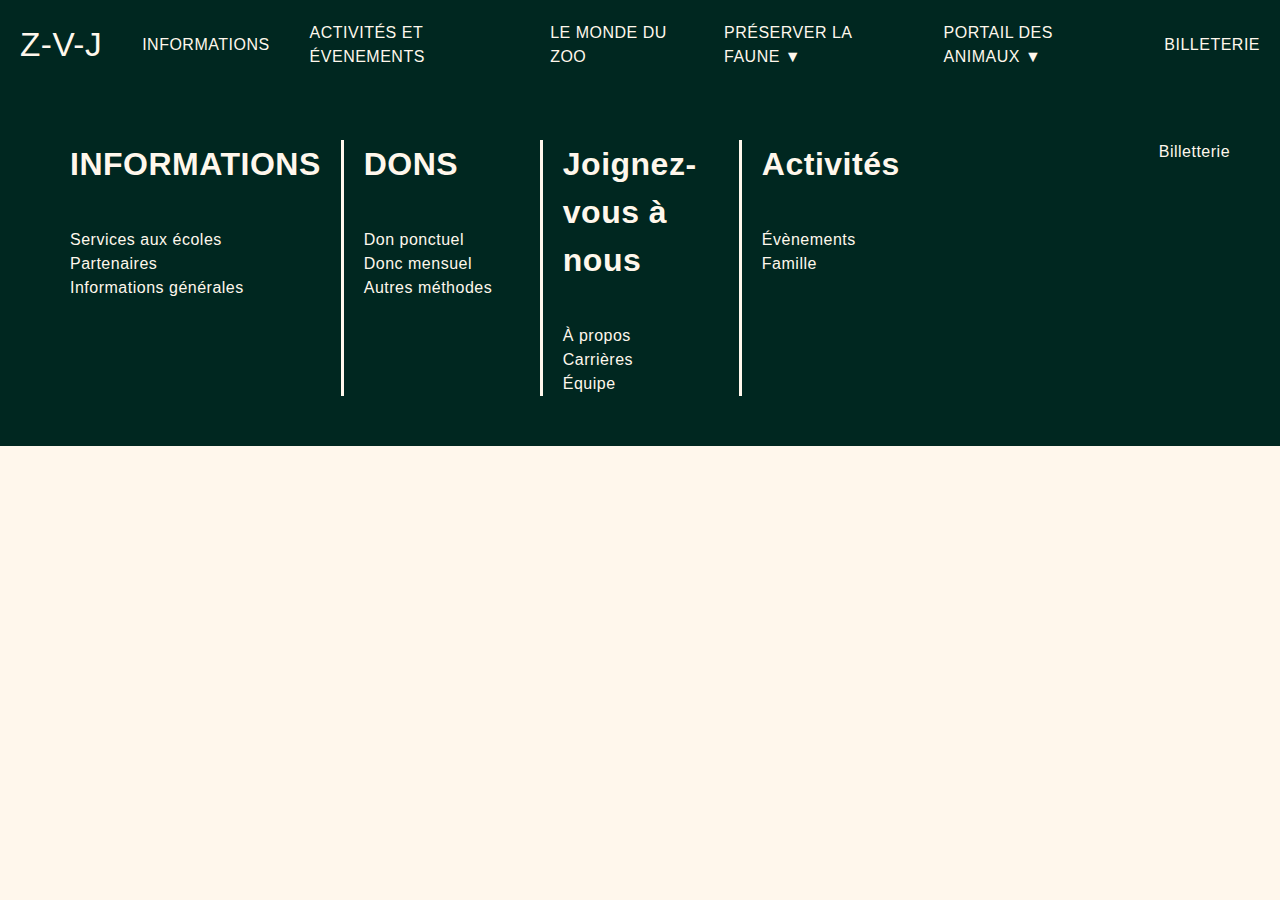
<file: fiche_detail.html>
<!DOCTYPE html>
<html lang="en">

<!-- Metadonnees du site, link vers le css, description, auteur -->
<!-- POUR CHAQUE CLASSE, LE PREMIER MOT EST DIRECTEMENT LE FICHIER CSS STYLE-MOT DANS LEQUEL LA CLASSE SE TROUVE -->
<!-- LORSQUE OMIS, PAR EXEMPLE LA CLASSE CENTERED (QUI EST GLOBALE POUR PLUSIEURS PARTIS DU CSS) J'UTILISE LE FICHIER STYLE.CSS -->

<head>
    <meta charset="UTF-8">
    <meta http-equiv="X-UA-Compatible" content="IE=edge">
    <meta name="viewport" content="width=device-width, initial-scale=1.0">
    <meta name="description" content="Travaux pratique 1">
    <meta name="author" content="Felix Boutin-Cousineau">
    <link rel="stylesheet" href="css/style.css">
    <title>Accueil</title>
</head>

<body>
    <!-- NAVBAR -->
    <nav class="navbar_menu">
        <ul class="navbar_couleur-bgn" role="menu">

            <!-- LOGO VEDGE A GAUCHE COMPLETEMENT DE LA NAVBAR -->
            <li class="navbar_text_centrer navbar_logo font_texte_blanc">
                <p>Z-V-J</p>
            </li>

            <li role="menuitem" aria-haspopup="false"><a href="index.html">Informations</a></li>
            <li role="menuitem" aria-haspopup="false"><a href="#">Activités et évenements</a></li>
            <li role="menuitem" aria-haspopup="false"><a href="#">Le monde du zoo</a></li>
            <!-- DROPDOWN 1 AVEC SYMBOLE DE FLECHE DANS LE A -->
            <li role="menuitem" aria-haspopup="true"><a href="#">Préserver la faune &#9660;</a>
                <ul role="menu" class="navbar_drop_down">
                    <li role="menuitem" aria-haspopup="false"><a href="fiche_detail.html">Anneta</a></li>
                    <li role="menuitem" aria-haspopup="false"><a href="#">Parrainez un animal</a></li>
                    <li role="menuitem" aria-haspopup="false"><a href="#">Programme éducatif</a></li>
                    <li role="menuitem" aria-haspopup="false">
                        <a class="navbar_dernier_dropdown" href="#">Nos
                            initiatives</a>
                    </li>
                </ul>
            </li>
            <li role="menuitem" aria-haspopup="true"><a href="#">Portail des animaux &#9660;</a>
                <ul role="menu" class="navbar_drop_down">
                    <li role="menuitem" aria-haspopup="false"><a href="portail_animaux.html#ours">Ours noir</a></li>
                    <li role="menuitem" aria-haspopup="false"><a href="portail_animaux.html#alpaga">Alpaga</a></li>
                    <li role="menuitem" aria-haspopup="false"><a href="portail_animaux.html#lynx">Lynx</a></li>
                    <li role="menuitem" aria-haspopup="false"><a href="portail_animaux.html#corbeau">Corbeau
                            americain</a></li>
                    <li role="menuitem" aria-haspopup="false"><a href="portail_animaux.html#castor">Castor canadien</a>
                    </li>
                    <li role="menuitem" aria-haspopup="false"><a href="portail_animaux.html#caribou">Caribou</a></li>
                    <li role="menuitem" aria-haspopup="false"><a href="portail_animaux.html#chevre">Chèvre de
                            montagne</a></li>
                    <li role="menuitem" aria-haspopup="false">
                        <a class="navbar_dernier_dropdown" href="portail_animaux.html#harfang">Harfang des neiges</a>
                    </li>
                </ul>
            </li>
            <li class="navbar_division" role="menuitem" aria-haspopup="false"></li>
            <li role="menuitem" aria-haspopup="false"><a href="#">Billeterie</a></li>
        </ul>
    </nav>

    <!-- FOOTER DE LA PAGE AVEC SOUS MENU + HEURES + LOCALISATIONS -->
    <footer class="bg-darkgreen">
        <div class="footer">
            <div class="footer_1">
                <h2 class="font_footer_gros_texte">INFORMATIONS</h2>
                <ul>
                    <li><a href="#">Services aux écoles</a></li>
                    <li><a href="#">Partenaires</a></li>
                    <li><a href="#">Informations générales</a></li>
                </ul>
            </div>

            <div class="footer_2">
                <h2 class="font_footer_gros_texte">DONS</h2>
                <ul>
                    <li><a href="#">Don ponctuel</a></li>
                    <li><a href="#">Donc mensuel</a></li>
                    <li><a href="#">Autres méthodes</a></li>
                </ul>
            </div>

            <div class="footer_3">
                <h2 class="font_footer_gros_texte">Joignez-vous à nous</h2>
                <ul>
                    <li><a href="#">À propos</a></li>
                    <li><a href="#">Carrières</a></li>
                    <li><a href="#">Équipe</a></li>
                </ul>
            </div>
            <div class="footer_4">
                <h2 class="font_footer_gros_texte">Activités</h2>
                <ul>
                    <li><a href="#">Évènements</a></li>
                    <li><a href="#">Famille</a></li>
                </ul>
            </div>
            <div>
            </div>
            <div class="footer_droite">
                <p>Billetterie</p>
            </div>
        </div>

    </footer>
</body>
</file>
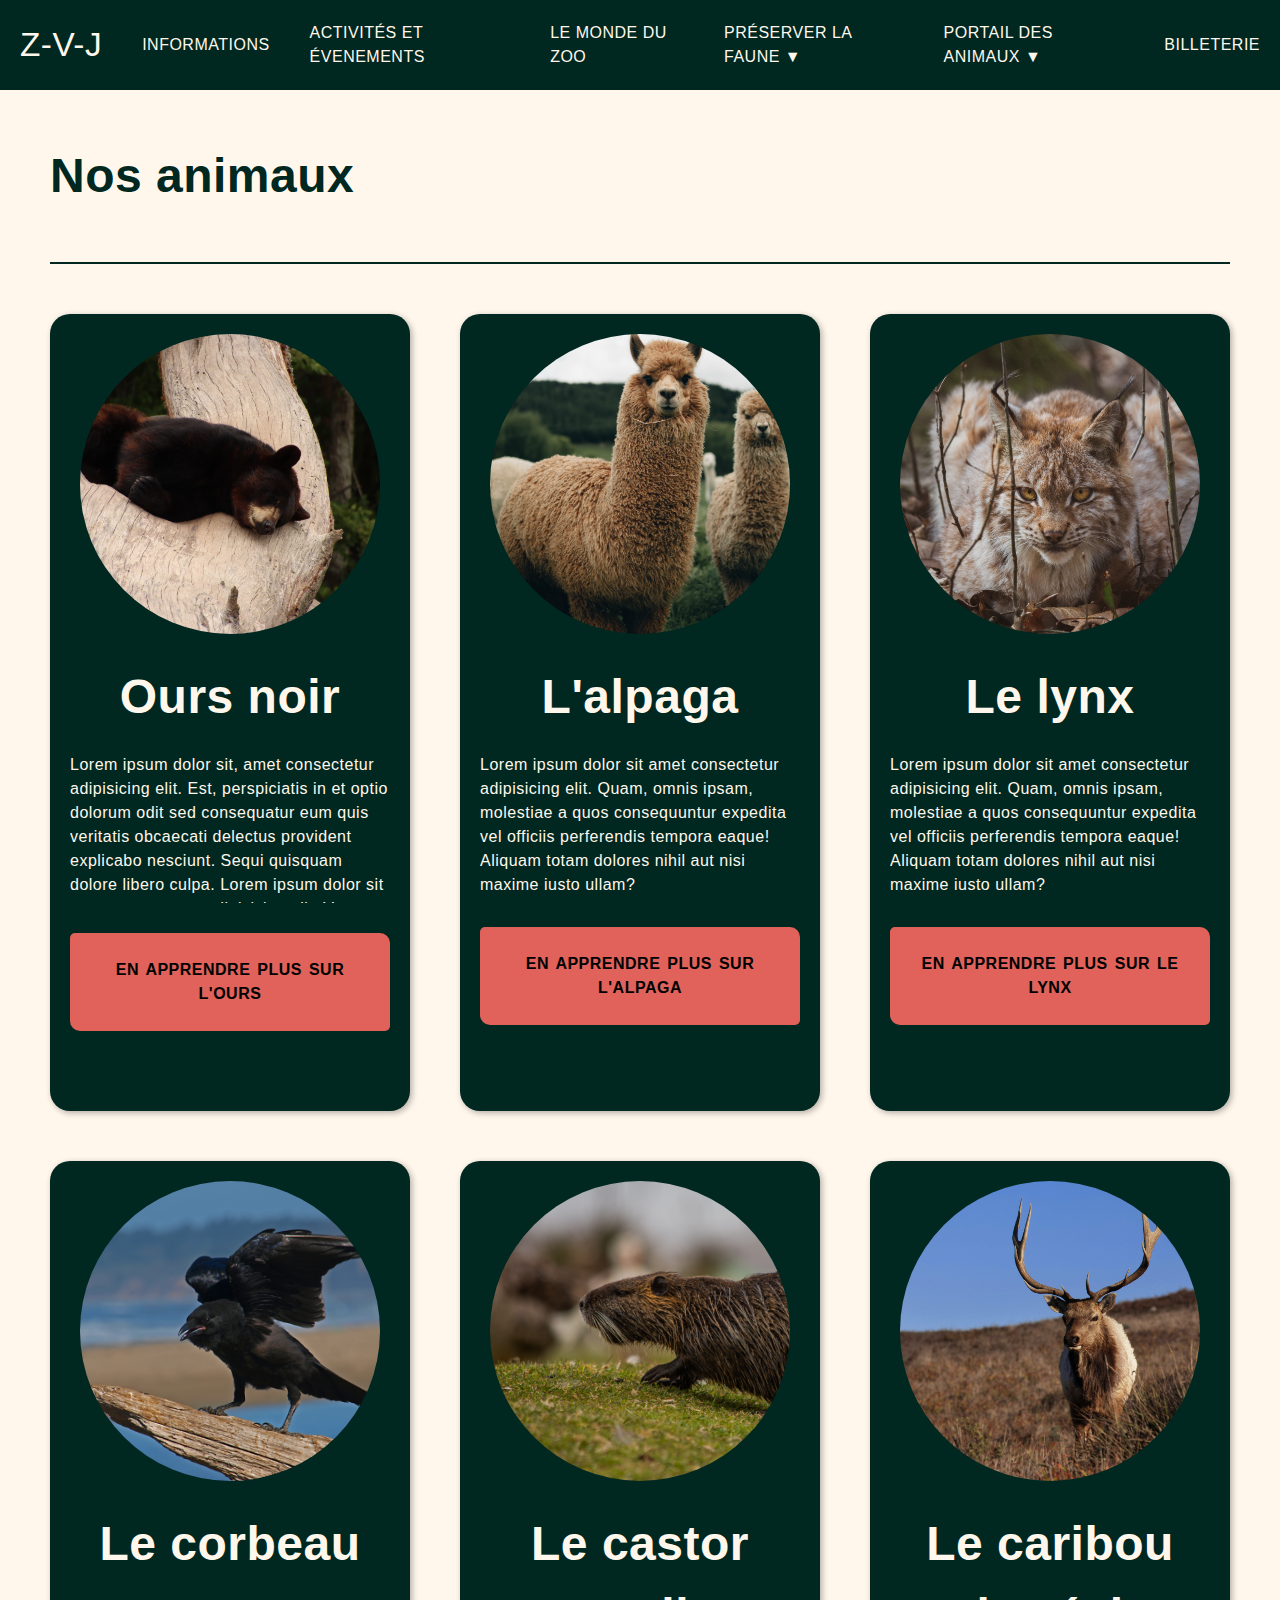
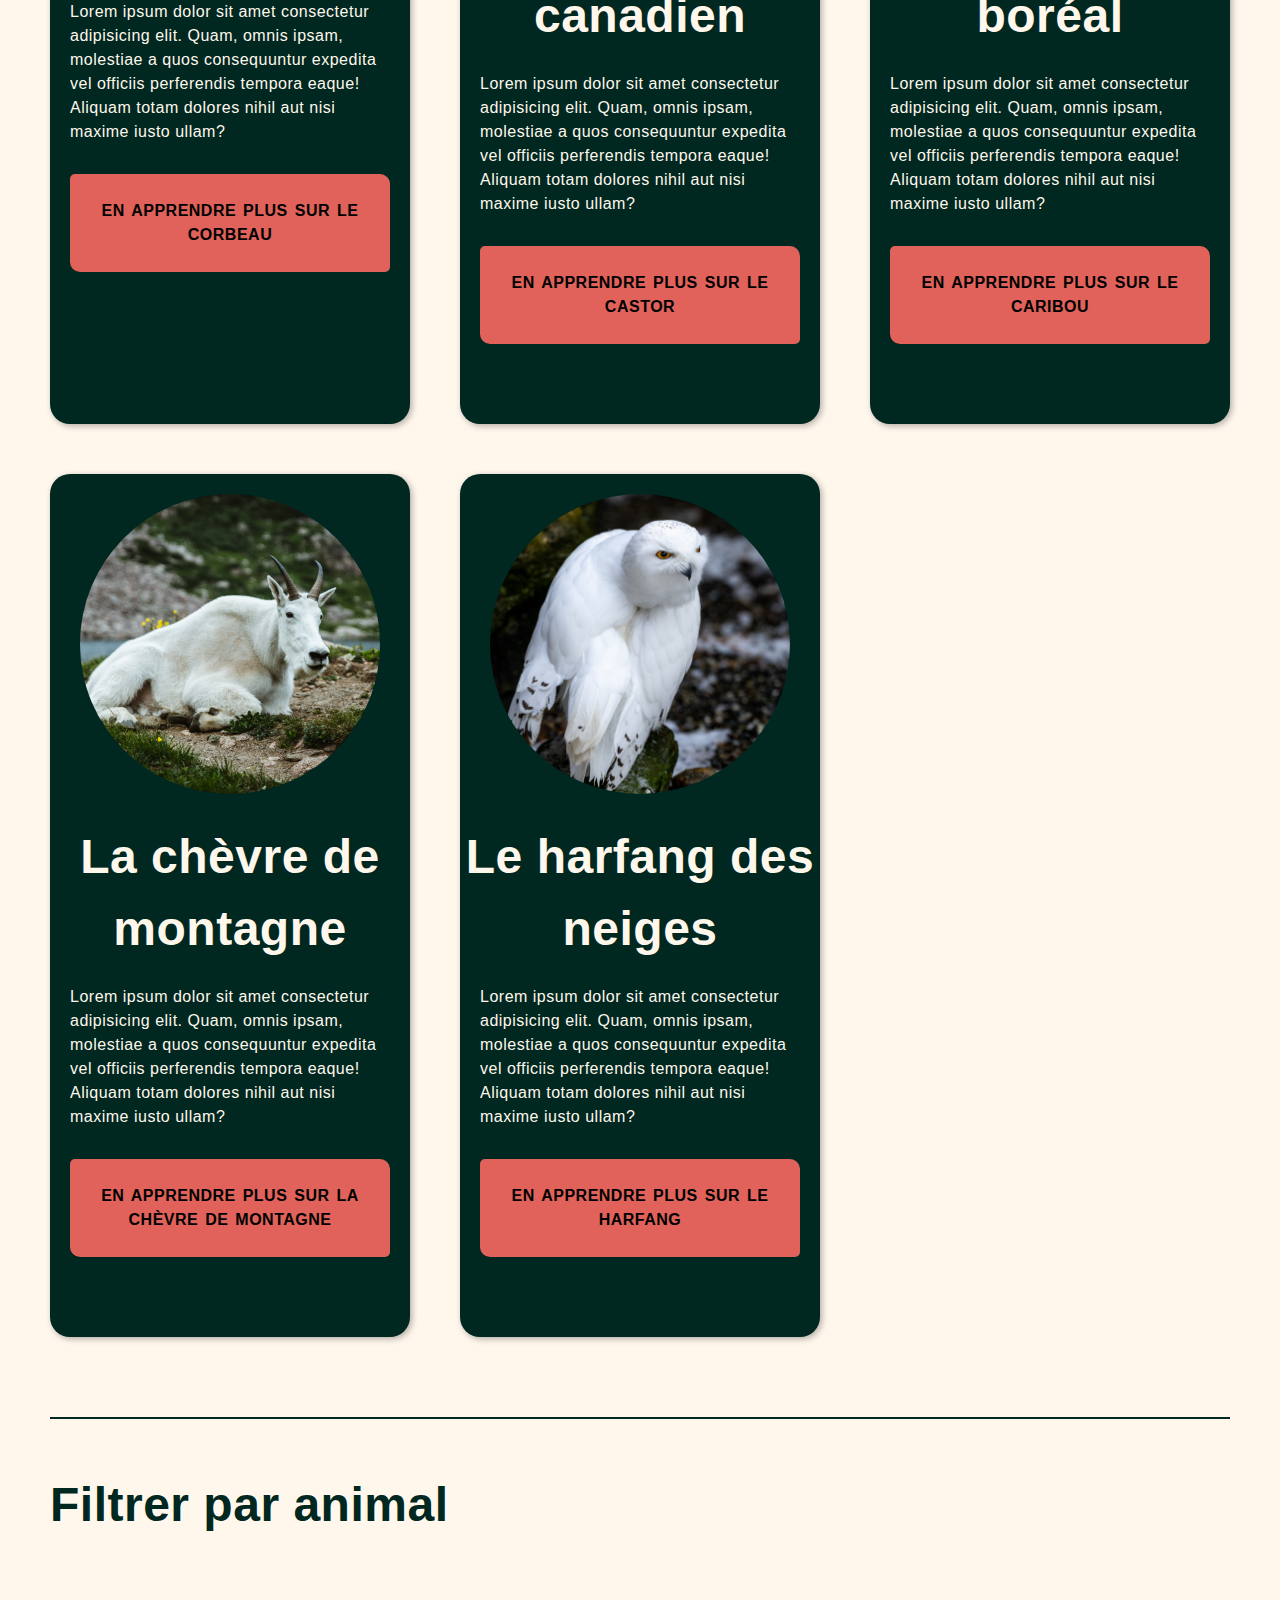
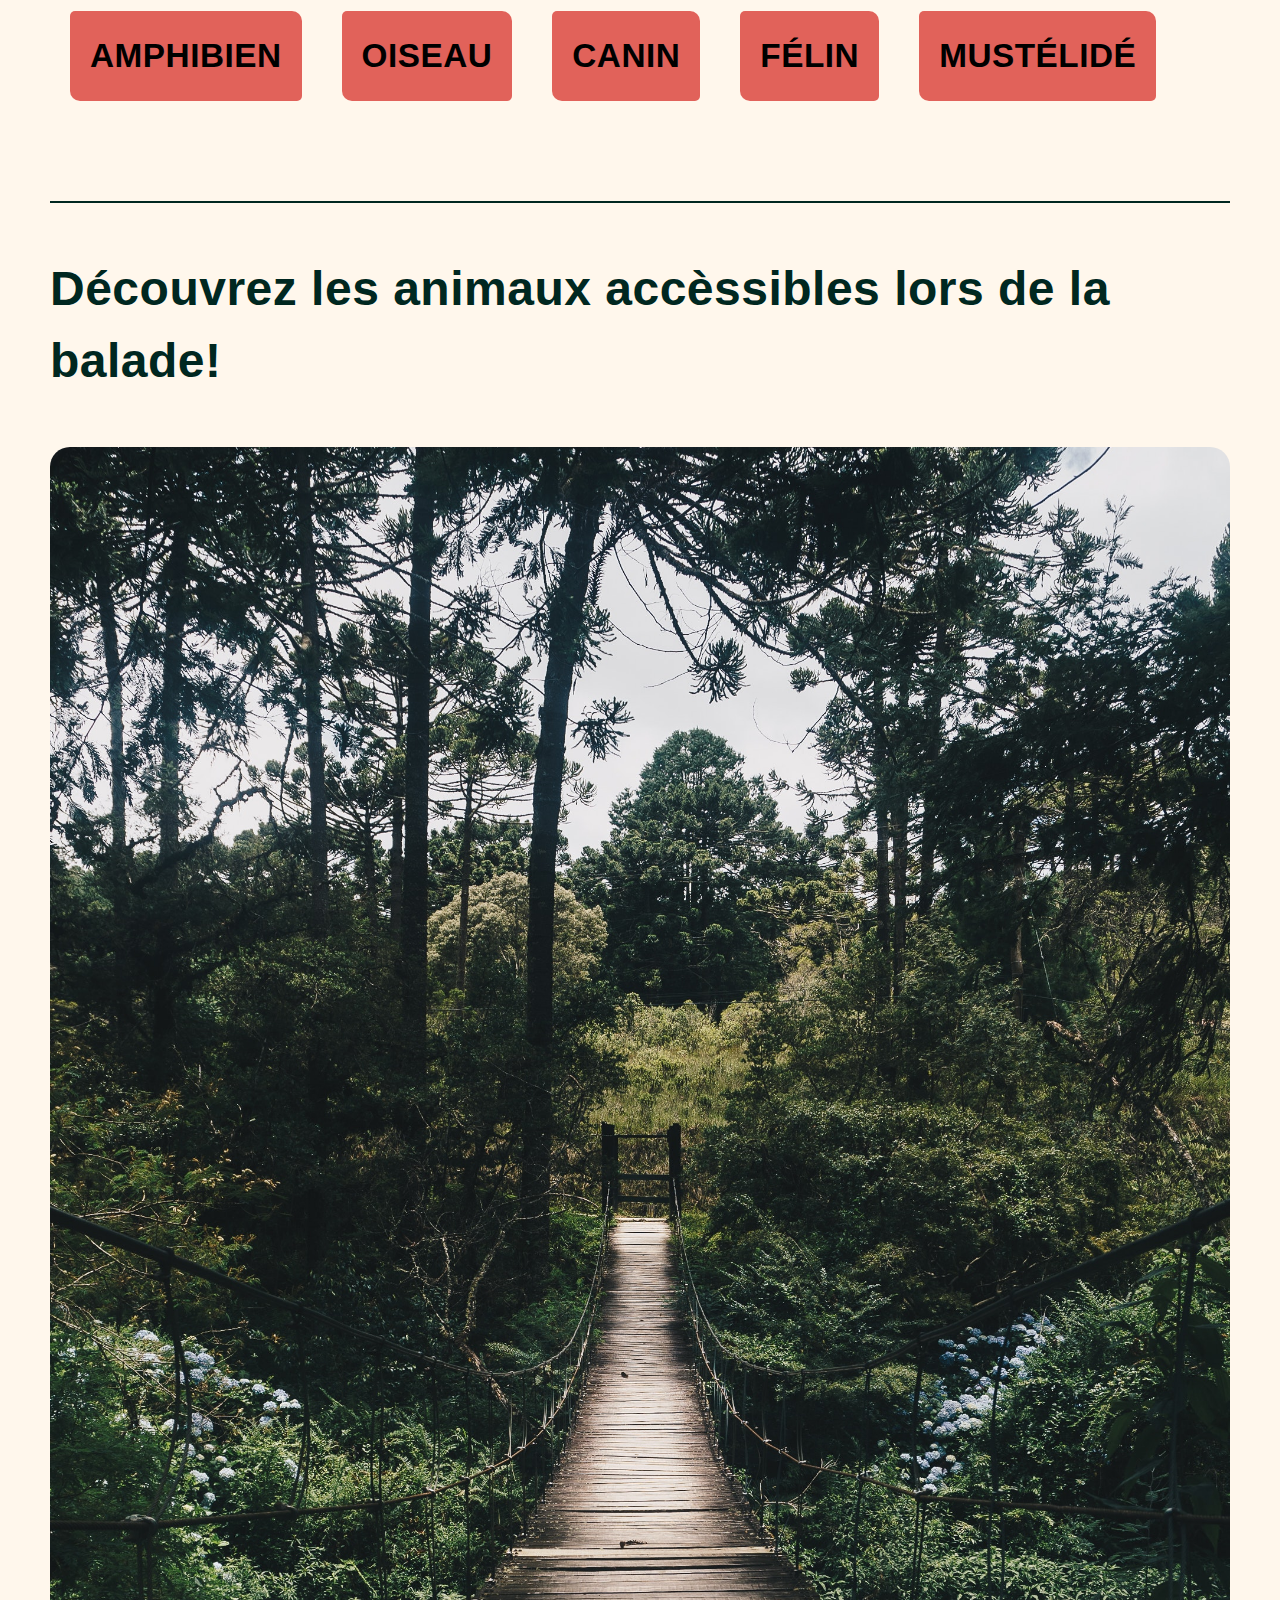
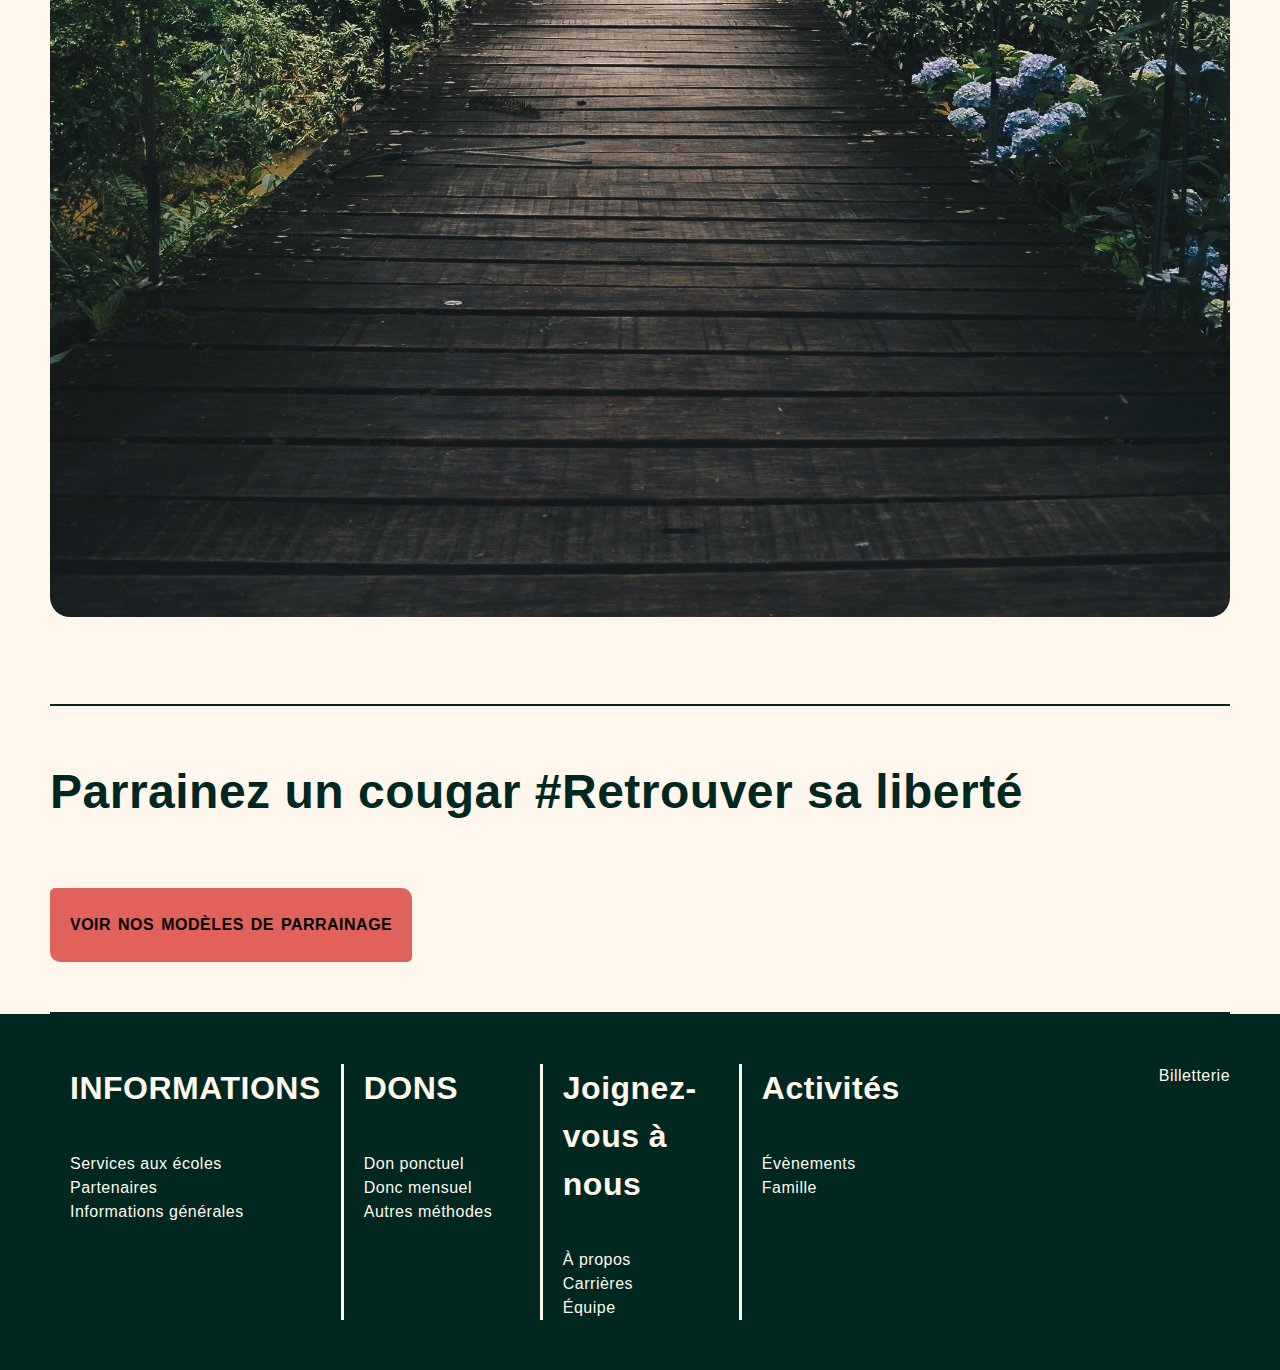
<file: portail_animaux.html>
<!DOCTYPE html>
<html lang="en">

<!-- Metadonnees du site, link vers le css, description, auteur -->
<!-- POUR CHAQUE CLASSE, LE PREMIER MOT EST DIRECTEMENT LE FICHIER CSS STYLE-MOT DANS LEQUEL LA CLASSE SE TROUVE -->
<!-- LORSQUE OMIS, PAR EXEMPLE LA CLASSE CENTERED (QUI EST GLOBALE POUR PLUSIEURS PARTIS DU CSS) J'UTILISE LE FICHIER STYLE.CSS -->

<head>
    <meta charset="UTF-8">
    <meta http-equiv="X-UA-Compatible" content="IE=edge">
    <meta name="viewport" content="width=device-width, initial-scale=1.0">
    <meta name="description" content="Travaux pratique 1">
    <meta name="author" content="Felix Boutin-Cousineau">
    <link rel="stylesheet" href="css/style.css">
    <title>Accueil</title>
</head>

<body>
    <!-- NAVBAR -->
    <nav class="navbar_menu">
        <ul class="navbar_couleur-bgn" role="menu">

            <!-- LOGO VEDGE A GAUCHE COMPLETEMENT DE LA NAVBAR -->
            <li class="navbar_text_centrer navbar_logo font_texte_blanc">
                <p>Z-V-J</p>
            </li>

            <li role="menuitem" aria-haspopup="false"><a href="index.html">Informations</a></li>
            <li role="menuitem" aria-haspopup="false"><a href="#">Activités et évenements</a></li>
            <li role="menuitem" aria-haspopup="false"><a href="#">Le monde du zoo</a></li>
            <!-- DROPDOWN 1 AVEC SYMBOLE DE FLECHE DANS LE A -->
            <li role="menuitem" aria-haspopup="true"><a href="#">Préserver la faune &#9660;</a>
                <ul role="menu" class="navbar_drop_down">
                    <li role="menuitem" aria-haspopup="false"><a href="fiche_detail.html">Anneta</a></li>
                    <li role="menuitem" aria-haspopup="false"><a href="#">Parrainez un animal</a></li>
                    <li role="menuitem" aria-haspopup="false"><a href="#">Programme éducatif</a></li>
                    <li role="menuitem" aria-haspopup="false">
                        <a class="navbar_dernier_dropdown" href="#">Nos
                            initiatives</a>
                    </li>
                </ul>
            </li>
            <li role="menuitem" aria-haspopup="true"><a href="#">Portail des animaux &#9660;</a>
                <ul role="menu" class="navbar_drop_down">
                    <li role="menuitem" aria-haspopup="false"><a href="portail_animaux.html#ours">Ours noir</a></li>
                    <li role="menuitem" aria-haspopup="false"><a href="portail_animaux.html#alpaga">Alpaga</a></li>
                    <li role="menuitem" aria-haspopup="false"><a href="portail_animaux.html#lynx">Lynx</a></li>
                    <li role="menuitem" aria-haspopup="false"><a href="portail_animaux.html#corbeau">Corbeau
                            americain</a></li>
                    <li role="menuitem" aria-haspopup="false"><a href="portail_animaux.html#castor">Castor canadien</a>
                    </li>
                    <li role="menuitem" aria-haspopup="false"><a href="portail_animaux.html#caribou">Caribou</a></li>
                    <li role="menuitem" aria-haspopup="false"><a href="portail_animaux.html#chevre">Chèvre de
                            montagne</a></li>
                    <li role="menuitem" aria-haspopup="false">
                        <a class="navbar_dernier_dropdown" href="portail_animaux.html#harfang">Harfang des neiges</a>
                    </li>
                </ul>
            </li>
            <li class="navbar_division" role="menuitem" aria-haspopup="false"></li>
            <li role="menuitem" aria-haspopup="false"><a href="#">Billeterie</a></li>
        </ul>
    </nav>
    <main>
        <h1 class="font_texte_noir font_gros_texte">
            Nos animaux
        </h1>
        <hr>
        <section class="grille_animaux">
            <article id="ours" class="carte bg-darkgreen font_carte_blanc">
                <article class="carte_image_centrer">
                    <img class="carte_image" src="images/cartes/ours_noir.jpg" alt="">
                </article>
                <section class="carte_section_texte">
                    <h1 class="font_gros_texte font_texte_aligner_centre">Ours noir</h1>
                    <p class="carte_texte ">Lorem ipsum dolor sit, amet consectetur adipisicing elit. Est, perspiciatis
                        in et optio dolorum odit sed consequatur eum quis veritatis obcaecati delectus provident
                        explicabo nesciunt. Sequi quisquam dolore libero culpa. Lorem ipsum dolor sit amet consectetur
                        adipisicing elit. Vero temporibus fugit animi voluptas dolorem. Maxime obcaecati sed autem
                        animi, asperiores laudantium. Harum, eligendi eius? Consectetur modi laudantium blanditiis eos
                        repellat. Lorem ipsum dolor sit, amet consectetur adipisicing elit. Nulla harum facilis ipsam
                        autem ut nostrum dolor, sed eum quaerat ducimus provident incidunt deleniti porro error tempore,
                        iste consequatur nesciunt quibusdam.</p>
                    <section class="carte_bouton_centrer">
                        <a href="https://fr.wikipedia.org/wiki/Ours_noir" target="_blank"
                            class="bouton bg-orange carte_bouton_centrer">En
                            apprendre plus sur
                            l'ours</a>
                    </section>
                </section>
            </article>
            <article id="alpaga" class="carte bg-darkgreen font_carte_blanc">
                <article class="carte_image_centrer">
                    <img class="carte_image" src="images/cartes/alpaga.jpg" alt="">
                </article>
                <section class="carte_section_texte">
                    <h1 class="font_gros_texte font_texte_aligner_centre">L'alpaga</h1>
                    <p class="carte_texte">
                        Lorem ipsum dolor sit amet consectetur adipisicing elit. Quam, omnis ipsam, molestiae a quos
                        consequuntur expedita vel officiis perferendis tempora eaque! Aliquam totam dolores nihil aut
                        nisi maxime iusto ullam?
                    </p>
                    <section class="carte_bouton_centrer">
                        <a href="https://fr.wikipedia.org/wiki/Alpaga" target="_blank"
                            class="bouton bg-orange carte_bouton_centrer">En
                            apprendre plus sur
                            l'alpaga</a>
                    </section>
                </section>
            </article>
            <article id="lynx" class="carte bg-darkgreen font_carte_blanc">
                <article class="carte_image_centrer">
                    <img class="carte_image" src="images/cartes/lynx.jpg" alt="">
                </article>
                <section class="carte_section_texte">
                    <h1 class="font_gros_texte font_texte_aligner_centre">Le lynx</h1>
                    <p class="carte_texte">
                        Lorem ipsum dolor sit amet consectetur adipisicing elit. Quam, omnis ipsam, molestiae a quos
                        consequuntur expedita vel officiis perferendis tempora eaque! Aliquam totam dolores nihil aut
                        nisi maxime iusto ullam?
                    </p>
                    <section class="carte_bouton_centrer">
                        <a href="https://en.wikipedia.org/wiki/Lynx" target="_blank"
                            class="bouton bg-orange carte_bouton_centrer">En
                            apprendre plus sur
                            le lynx</a>
                    </section>
                </section>
            </article>

            <article id="corbeau" class="carte bg-darkgreen font_carte_blanc">
                <article class="carte_image_centrer">
                    <img class="carte_image" src="images/cartes/corbeau.jpg" alt="">
                </article>
                <section class="carte_section_texte">
                    <h1 class="font_gros_texte font_texte_aligner_centre">Le corbeau</h1>
                    <p class="carte_texte">
                        Lorem ipsum dolor sit amet consectetur adipisicing elit. Quam, omnis ipsam, molestiae a quos
                        consequuntur expedita vel officiis perferendis tempora eaque! Aliquam totam dolores nihil aut
                        nisi maxime iusto ullam?
                    </p>
                    <section class="carte_bouton_centrer">
                        <a href="https://fr.wikipedia.org/wiki/Corbeau" target="_blank"
                            class="bouton bg-orange carte_bouton_centrer">En
                            apprendre plus sur
                            le corbeau</a>
                    </section>
                </section>
            </article>
            <article id="castor" class="carte bg-darkgreen font_carte_blanc">
                <article class="carte_image_centrer">
                    <img class="carte_image" src="images/cartes/castor.jpg" alt="">
                </article>
                <section class="carte_section_texte">
                    <h1 class="font_gros_texte font_texte_aligner_centre">Le castor canadien</h1>
                    <p class="carte_texte">
                        Lorem ipsum dolor sit amet consectetur adipisicing elit. Quam, omnis ipsam, molestiae a quos
                        consequuntur expedita vel officiis perferendis tempora eaque! Aliquam totam dolores nihil aut
                        nisi maxime iusto ullam?
                    </p>
                    <section class="carte_bouton_centrer">
                        <a href="https://fr.wikipedia.org/wiki/Castor_du_Canada" target="_blank"
                            class="bouton bg-orange carte_bouton_centrer">En
                            apprendre plus sur
                            le castor</a>
                    </section>
                </section>
            </article>
            <article id="caribou" class="carte bg-darkgreen font_carte_blanc">
                <article class="carte_image_centrer">
                    <img class="carte_image" src="images/cartes/caribou.jpg" alt="">
                </article>
                <section class="carte_section_texte">
                    <h1 class="font_gros_texte font_texte_aligner_centre">Le caribou boréal</h1>
                    <p class="carte_texte">
                        Lorem ipsum dolor sit amet consectetur adipisicing elit. Quam, omnis ipsam, molestiae a quos
                        consequuntur expedita vel officiis perferendis tempora eaque! Aliquam totam dolores nihil aut
                        nisi maxime iusto ullam?
                    </p>
                    <section class="carte_bouton_centrer">
                        <a href="https://fr.wikipedia.org/wiki/Caribou" target="_blank"
                            class="bouton bg-orange carte_bouton_centrer">En
                            apprendre plus sur
                            le caribou</a>
                    </section>
                </section>
            </article>
            <article id="chevre" class="carte bg-darkgreen font_carte_blanc">
                <article class="carte_image_centrer">
                    <img class="carte_image" src="images/cartes/chevre.jpg" alt="">
                </article>
                <section class="carte_section_texte">
                    <h1 class="font_gros_texte font_texte_aligner_centre">La chèvre de montagne</h1>
                    <p class="carte_texte">
                        Lorem ipsum dolor sit amet consectetur adipisicing elit. Quam, omnis ipsam, molestiae a quos
                        consequuntur expedita vel officiis perferendis tempora eaque! Aliquam totam dolores nihil aut
                        nisi maxime iusto ullam?
                    </p>
                    <section class="carte_bouton_centrer">
                        <a href="https://fr.wikipedia.org/wiki/Chèvre_des_montagnes_Rocheuses" target="_blank"
                            class="bouton bg-orange carte_bouton_centrer">En
                            apprendre plus sur
                            la chèvre de montagne</a>
                    </section>
                </section>
            </article>
            <article id="harfang" class="carte bg-darkgreen font_carte_blanc">
                <article class="carte_image_centrer">
                    <img class="carte_image" src="images/cartes/harfang.jpg" alt="">
                </article>
                <section class="carte_section_texte">
                    <h1 class="font_gros_texte font_texte_aligner_centre">Le harfang des neiges</h1>
                    <p class="carte_texte">
                        Lorem ipsum dolor sit amet consectetur adipisicing elit. Quam, omnis ipsam, molestiae a quos
                        consequuntur expedita vel officiis perferendis tempora eaque! Aliquam totam dolores nihil aut
                        nisi maxime iusto ullam?
                    </p>
                    <section class="carte_bouton_centrer">
                        <a href="https://fr.wikipedia.org/wiki/Harfang_des_neiges" target="_blank"
                            class="bouton bg-orange carte_bouton_centrer">En
                            apprendre plus sur
                            le harfang</a>
                    </section>
                </section>
            </article>
        </section>
        <hr>
        <h1 class="font_texte_noir font_gros_texte">
            Filtrer par animal
        </h1>
        <section class="grille_flex_filtre">
            <a href="#" class="bouton bg-orange carte_bouton_centrer">Amphibien</a>
            <a href="#" class="bouton bg-orange carte_bouton_centrer">Oiseau</a>
            <a href="#" class="bouton bg-orange carte_bouton_centrer">Canin</a>
            <a href="#" class="bouton bg-orange carte_bouton_centrer">Félin</a>
            <a href="#" class="bouton bg-orange carte_bouton_centrer">Mustélidé</a>
        </section>

        <hr>

        <h1 class="font_texte_noir font_gros_texte">
            Découvrez les animaux accèssibles lors de la balade!
        </h1>
        <section class="banniere_balade">
            <img src="images/forest_balade.jpg" alt="">
        </section>

        <hr>
        <h1 class="font_texte_noir font_gros_texte">
            Parrainez un cougar #Retrouver sa liberté
        </h1>

        <a href="#" class="bouton bg-orange carte_bouton_centrer">Voir nos modèles de parrainage</a>

        <hr>
    </main>
    <!-- FOOTER DE LA PAGE AVEC SOUS MENU + HEURES + LOCALISATIONS -->
    <footer class="bg-darkgreen">
        <div class="footer">
            <div class="footer_1">
                <h2 class="font_footer_gros_texte">INFORMATIONS</h2>
                <ul>
                    <li><a href="#">Services aux écoles</a></li>
                    <li><a href="#">Partenaires</a></li>
                    <li><a href="#">Informations générales</a></li>
                </ul>
            </div>

            <div class="footer_2">
                <h2 class="font_footer_gros_texte">DONS</h2>
                <ul>
                    <li><a href="#">Don ponctuel</a></li>
                    <li><a href="#">Donc mensuel</a></li>
                    <li><a href="#">Autres méthodes</a></li>
                </ul>
            </div>

            <div class="footer_3">
                <h2 class="font_footer_gros_texte">Joignez-vous à nous</h2>
                <ul>
                    <li><a href="#">À propos</a></li>
                    <li><a href="#">Carrières</a></li>
                    <li><a href="#">Équipe</a></li>
                </ul>
            </div>
            <div class="footer_4">
                <h2 class="font_footer_gros_texte">Activités</h2>
                <ul>
                    <li><a href="#">Évènements</a></li>
                    <li><a href="#">Famille</a></li>
                </ul>
            </div>
            <div>
            </div>
            <div class="footer_droite">
                <p>Billetterie</p>
            </div>
        </div>

    </footer>
</body>
</file>
<file: css/style.css>
@import "style-navbar.css";
@import "style-banniere.css";
@import "style-bouton.css";
@import "style-cartes.css";
@import "style-grille.css";
@import "style-font.css";
@import "style-footer.css";
@import "style-hero.css";
@import "style-background-color.css";

/* palette de couleur  */
/* https://colorhunt.co/palette/3c625561876ea6bb8deae7b1 */

/* ENLEVE LE MARGIN ET LE PADDING DE LA PAGE HTML PAR DEFAUT */
* {
    padding: 0;
    margin: 0;
}

html {
    font-family: "Helvetica", "Arial", "Verdana", sans-serif;
    line-height: 1.5;
    letter-spacing: .5px;
    font-weight: 100;
}

/* MET LE PADDING A DROITE ET A GAUCHE DU MAIN A 50PX */
main {
    padding-left: 50px;
    padding-right: 50px;

}

/* TOUS LES ENFANTS DU MAIN ONT DROIT D'AVOIR 50PX DE MARGE EN BAS ET EN HAUT */
main>* {
    margin-top: 50px;
    margin-bottom: 50px;
}

section {
    margin-bottom: 80px;
}

section>h2 {
    margin-bottom: 50px;
    margin-top: 20px;
}

/* h1 {
    word-spacing: 2.5px;
    top: 100%;
    padding: 20px;
} */

/* LE STYLE DES HORIZONTAL RULES (LES POINTS QUI DIVISE CHACUNE DE MES SECTIONS) */
hr {
    margin: auto;
    background-color: none;
    border-style: none;
    border-top-style: solid;
    height: 0px;
    border-width: 2px;
    width: 100%;
}

@media screen and (max-width: 720px) {

    /* LE STYLE DES HORIZONTAL RULES (LES POINTS QUI DIVISE CHACUNE DE MES SECTIONS) */
    hr {
        border-width: 2px;
        width: 100%;
    }

    /* MET LE PADDING A DROITE ET A GAUCHE DU MAIN A 50PX */
    main {
        padding-left: 10px;
        padding-right: 10px;
    }
}
</file>
